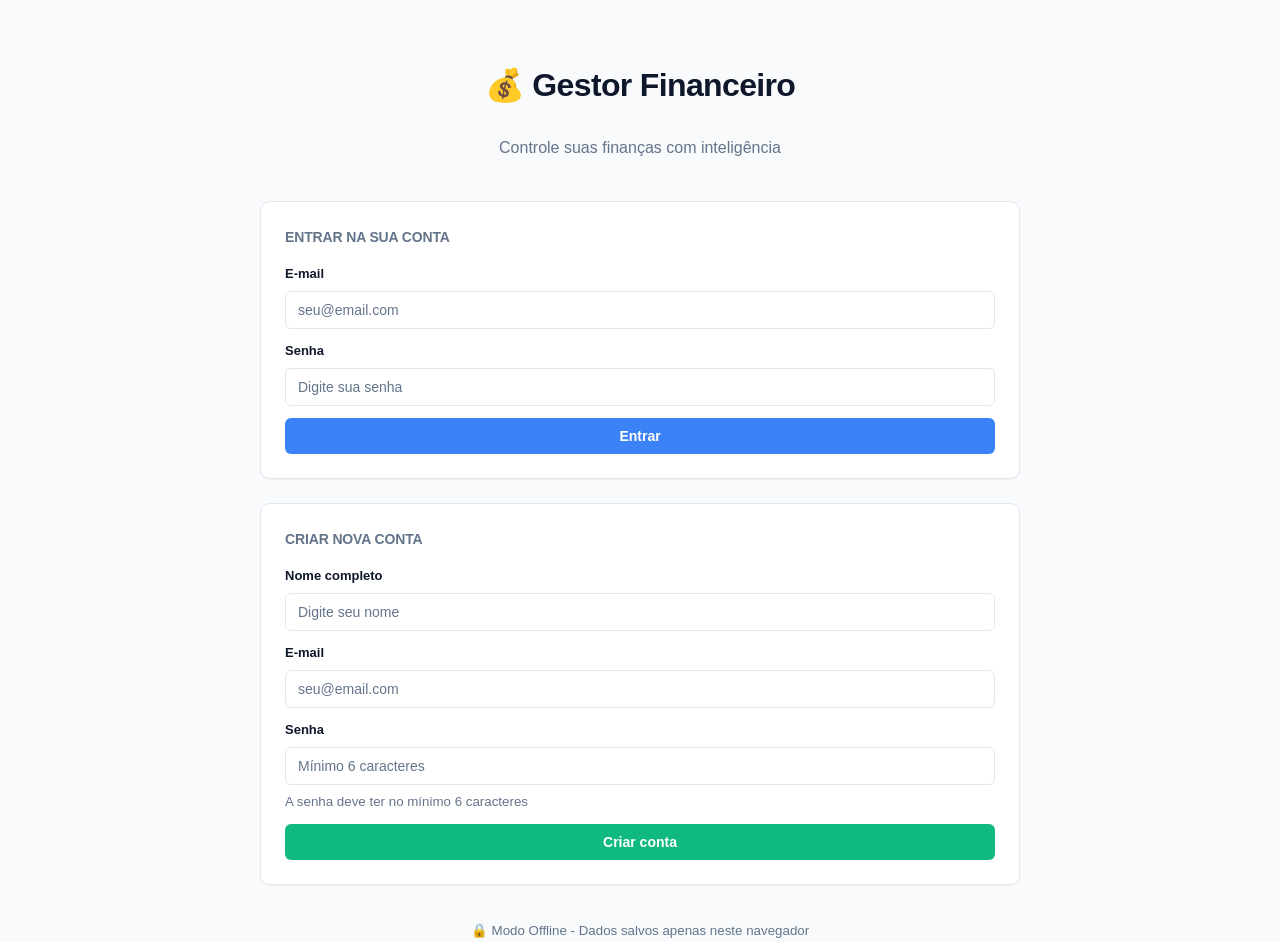
<file: index.html>
<!DOCTYPE html>
<html lang="pt-BR">
<head>
  <meta charset="UTF-8" />
  <meta name="viewport" content="width=device-width, initial-scale=1.0" />
  <meta name="description" content="Sistema de Gestão Financeira Pessoal" />
  <title>ERP Financeiro - Login</title>
  <link rel="stylesheet" href="style.css" />
</head>

<body>
  <main class="container" style="max-width: 800px; padding-top: 60px;">
    <div style="text-align: center; margin-bottom: 40px;">
      <h1>💰 Gestor Financeiro</h1>
      <p class="text-muted">Controle suas finanças com inteligência</p>
    </div>

    <!-- LOGIN -->
    <section class="card">
      <h2>Entrar na sua conta</h2>
      <form id="login-form" class="form">
        <div class="form-group">
          <label for="login-email">E-mail</label>
          <input 
            type="email" 
            id="login-email" 
            placeholder="seu@email.com" 
            autocomplete="email"
            required 
          />
        </div>
        
        <div class="form-group">
          <label for="login-password">Senha</label>
          <input 
            type="password" 
            id="login-password" 
            placeholder="Digite sua senha" 
            autocomplete="current-password"
            required 
          />
        </div>
        
        <button class="btn btn--primary" type="submit" style="width: 100%;">
          Entrar
        </button>
      </form>
    </section>

    <!-- CADASTRO -->
    <section class="card">
      <h2>Criar nova conta</h2>
      <form id="signup-form" class="form">
        <div class="form-group">
          <label for="signup-name">Nome completo</label>
          <input 
            type="text" 
            id="signup-name" 
            placeholder="Digite seu nome" 
            autocomplete="name"
            required 
          />
        </div>
        
        <div class="form-group">
          <label for="signup-email">E-mail</label>
          <input 
            type="email" 
            id="signup-email" 
            placeholder="seu@email.com" 
            autocomplete="email"
            required 
          />
        </div>
        
        <div class="form-group">
          <label for="signup-password">Senha</label>
          <input 
            type="password" 
            id="signup-password" 
            placeholder="Mínimo 6 caracteres" 
            autocomplete="new-password"
            minlength="6" 
            required 
          />
          <small class="text-muted">A senha deve ter no mínimo 6 caracteres</small>
        </div>
        
        <button class="btn btn--success" type="submit" style="width: 100%;">
          Criar conta
        </button>
      </form>
    </section>

    <!-- STATUS -->
    <div id="status" class="status hidden"></div>
    
    <p class="text-center text-muted" style="margin-top: 32px;">
      <small>🔒 Modo Offline - Dados salvos apenas neste navegador</small>
    </p>
  </main>

  <script>
    // ===============================
    // CONSTANTES
    // ===============================
    const USER_KEY = "gf_erp_user";
    const LOGGED_KEY = "gf_erp_logged";

    // ===============================
    // ELEMENTOS DOM
    // ===============================
    const statusEl = document.getElementById("status");
    const signupForm = document.getElementById("signup-form");
    const loginForm = document.getElementById("login-form");

    // ===============================
    // VERIFICAR SE JÁ ESTÁ LOGADO
    // ===============================
    if (localStorage.getItem(LOGGED_KEY) === "true") {
      window.location.href = "dashboard.html";
    }

    // ===============================
    // FUNÇÕES AUXILIARES
    // ===============================
    
    /**
     * Hash simples para senha (SHA-256)
     */
    async function hashPassword(password) {
      const encoder = new TextEncoder();
      const data = encoder.encode(password);
      const hashBuffer = await crypto.subtle.digest('SHA-256', data);
      const hashArray = Array.from(new Uint8Array(hashBuffer));
      return hashArray.map(b => b.toString(16).padStart(2, '0')).join('');
    }

    /**
     * Exibe mensagem de status
     */
    function showStatus(message, type) {
      statusEl.textContent = message;
      statusEl.className = `status status--${type}`;
      statusEl.classList.remove('hidden');
      
      // Auto-hide após 5 segundos
      setTimeout(() => {
        statusEl.classList.add('hidden');
      }, 5000);
    }

    /**
     * Valida formato de e-mail
     */
    function isValidEmail(email) {
      const regex = /^[^\s@]+@[^\s@]+\.[^\s@]+$/;
      return regex.test(email);
    }

    // ===============================
    // HANDLER: CADASTRO
    // ===============================
    signupForm.addEventListener("submit", async (e) => {
      e.preventDefault();
      
      const nome = document.getElementById('signup-name').value.trim();
      const email = document.getElementById('signup-email').value.trim().toLowerCase();
      const senha = document.getElementById('signup-password').value;

      // Validações
      if (!nome || nome.length < 3) {
        showStatus("Nome deve ter no mínimo 3 caracteres.", "error");
        return;
      }

      if (!isValidEmail(email)) {
        showStatus("E-mail inválido.", "error");
        return;
      }

      if (senha.length < 6) {
        showStatus("Senha deve ter no mínimo 6 caracteres.", "error");
        return;
      }

      // Verificar se usuário já existe
      const existingUser = JSON.parse(localStorage.getItem(USER_KEY) || "null");
      if (existingUser && existingUser.email === email) {
        showStatus("Este e-mail já está cadastrado. Faça login.", "error");
        return;
      }

      try {
        // Hash da senha
        const senhaHash = await hashPassword(senha);
        
        // Salvar usuário
        const usuario = {
          nome,
          email,
          senha: senhaHash,
          dataCriacao: new Date().toISOString()
        };
        
        localStorage.setItem(USER_KEY, JSON.stringify(usuario));
        
        showStatus("✓ Conta criada com sucesso! Agora faça login.", "ok");
        
        // Limpar formulário
        signupForm.reset();
        
        // Focar no formulário de login
        setTimeout(() => {
          document.getElementById('login-email').focus();
        }, 1000);
        
      } catch (error) {
        showStatus("Erro ao criar conta. Tente novamente.", "error");
        console.error('Erro no cadastro:', error);
      }
    });

    // ===============================
    // HANDLER: LOGIN
    // ===============================
    loginForm.addEventListener("submit", async (e) => {
      e.preventDefault();
      
      const email = document.getElementById('login-email').value.trim().toLowerCase();
      const senha = document.getElementById('login-password').value;

      // Validações básicas
      if (!isValidEmail(email)) {
        showStatus("E-mail inválido.", "error");
        return;
      }

      if (!senha) {
        showStatus("Digite sua senha.", "error");
        return;
      }

      try {
        // Buscar usuário
        const usuario = JSON.parse(localStorage.getItem(USER_KEY) || "null");
        
        if (!usuario) {
          showStatus("Usuário não encontrado. Crie uma conta primeiro.", "error");
          return;
        }

        // Hash da senha fornecida
        const senhaHash = await hashPassword(senha);
        
        // Verificar credenciais
        if (usuario.email === email && usuario.senha === senhaHash) {
          // Login bem-sucedido
          localStorage.setItem(LOGGED_KEY, "true");
          
          showStatus("✓ Login realizado! Redirecionando...", "ok");
          
          // Redirecionar após animação
          setTimeout(() => {
            window.location.href = "dashboard.html";
          }, 800);
          
        } else {
          showStatus("E-mail ou senha incorretos.", "error");
        }
        
      } catch (error) {
        showStatus("Erro ao fazer login. Tente novamente.", "error");
        console.error('Erro no login:', error);
      }
    });

    // ===============================
    // ANIMAÇÃO DE ENTRADA
    // ===============================
    document.addEventListener('DOMContentLoaded', () => {
      const cards = document.querySelectorAll('.card');
      cards.forEach((card, index) => {
        card.style.opacity = '0';
        card.style.transform = 'translateY(20px)';
        
        setTimeout(() => {
          card.style.transition = 'all 0.4s ease-out';
          card.style.opacity = '1';
          card.style.transform = 'translateY(0)';
        }, index * 100);
      });
    });
  </script>
</body>
</html>
</file>
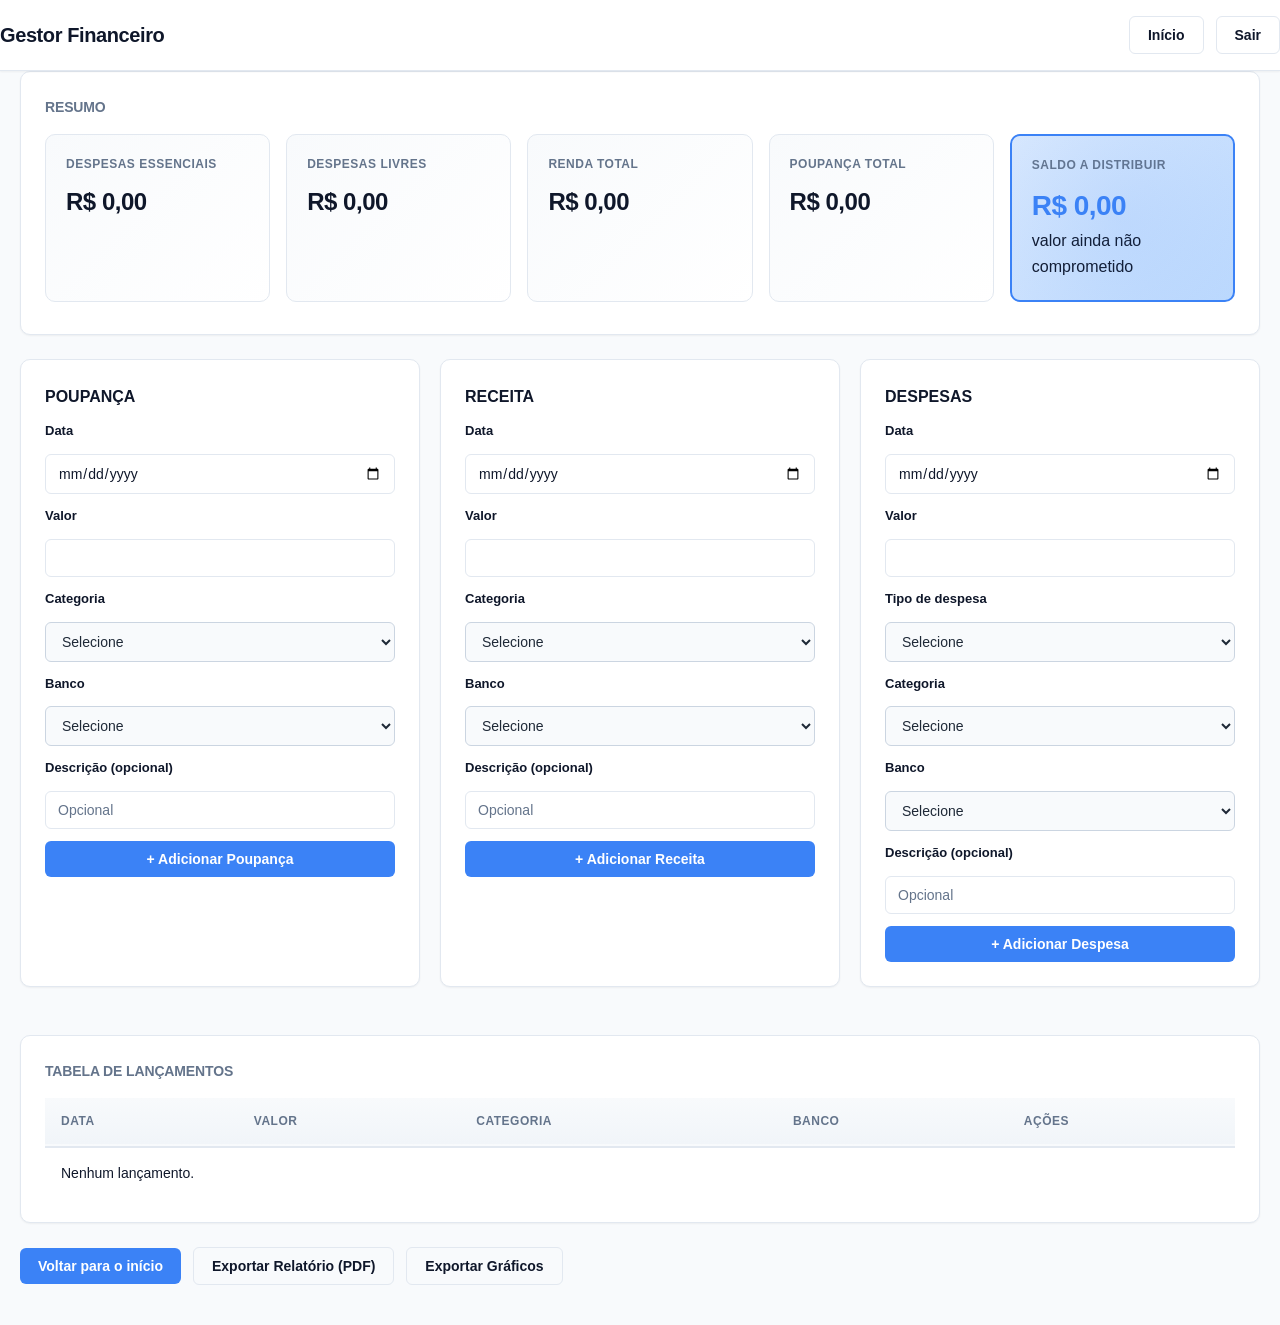
<file: dashboard.html>
<!DOCTYPE html>
<html lang="pt-BR">
<head>
  <meta charset="UTF-8" />
  <meta name="viewport" content="width=device-width, initial-scale=1.0" />
  <title>Gestor Financeiro - Dashboard</title>
  <link rel="stylesheet" href="style.css" />
</head>

<body>
  <!-- TOPO -->
  <header class="topbar">
    <div class="container topbar__row">
      <h1>Gestor Financeiro</h1>

      <div class="topbar__actions">
        <button class="btn btn--ghost" type="button"
          onclick="window.location.href='dashboard.html'">
          Início
        </button>

        <button id="logoutBtn" class="btn btn--ghost" type="button">
          Sair
        </button>
      </div>
    </div>
  </header>

  <main class="container">

    <!-- BLOCO 1 — RESUMO -->
    <section class="card">
      <h2>RESUMO</h2>

      <div class="kpi-grid">
        <div class="kpi">
          <div class="kpi__title">Despesas Essenciais</div>
          <div id="kpiEssenciais" class="kpi__value">R$ 0,00</div>
        </div>

        <div class="kpi">
          <div class="kpi__title">Despesas Livres</div>
          <div id="kpiLivres" class="kpi__value">R$ 0,00</div>
        </div>

        <div class="kpi">
          <div class="kpi__title">Renda Total</div>
          <div id="kpiRenda" class="kpi__value">R$ 0,00</div>
        </div>

        <div class="kpi">
          <div class="kpi__title">Poupança Total</div>
          <div id="kpiPoupanca" class="kpi__value">R$ 0,00</div>
        </div>

        <div class="kpi kpi--highlight">
          <div class="kpi__title">Saldo a Distribuir</div>
          <div id="kpiSaldoDistribuir" class="kpi__value">R$ 0,00</div>
          <div class="kpi__hint">valor ainda não comprometido</div>
        </div>
      </div>
    </section>

    <!-- BLOCO 2 — LANÇAMENTOS -->
    <section class="grid-3">

      <!-- POUPANÇA -->
      <section class="card">
        <h3>POUPANÇA</h3>
        <form id="formPoupanca" class="form">
          <label>Data</label>
          <input type="date" name="data" required />

          <label>Valor</label>
          <input type="number" name="valor" step="0.01" min="0.01" required />

          <label>Categoria</label>
          <select name="categoria" id="poupancaCategoria" required></select>

          <label>Banco</label>
          <select name="banco" id="poupancaBanco" required></select>

          <label>Descrição (opcional)</label>
          <input type="text" name="descricao" placeholder="Opcional" />

          <button class="btn btn--primary" type="submit">
            + Adicionar Poupança
          </button>
        </form>
      </section>

      <!-- RECEITA -->
      <section class="card">
        <h3>RECEITA</h3>
        <form id="formReceita" class="form">
          <label>Data</label>
          <input type="date" name="data" required />

          <label>Valor</label>
          <input type="number" name="valor" step="0.01" min="0.01" required />

          <label>Categoria</label>
          <select name="categoria" id="receitaCategoria" required></select>

          <label>Banco</label>
          <select name="banco" id="receitaBanco" required></select>

          <label>Descrição (opcional)</label>
          <input type="text" name="descricao" placeholder="Opcional" />

          <button class="btn btn--primary" type="submit">
            + Adicionar Receita
          </button>
        </form>
      </section>

      <!-- DESPESAS -->
      <section class="card">
        <h3>DESPESAS</h3>
        <form id="formDespesa" class="form">
          <label>Data</label>
          <input type="date" name="data" required />

          <label>Valor</label>
          <input type="number" name="valor" step="0.01" min="0.01" required />

          <label>Tipo de despesa</label>
          <select name="subtipo" id="despesaSubtipo" required>
            <option value="">Selecione</option>
            <option value="essencial">Despesa Essencial</option>
            <option value="livre">Despesa Livre</option>
          </select>

          <label>Categoria</label>
          <select name="categoria" id="despesaCategoria" required>
            <option value="">Selecione</option>
          </select>

          <label>Banco</label>
          <select name="banco" id="despesaBanco" required></select>

          <label>Descrição (opcional)</label>
          <input type="text" name="descricao" placeholder="Opcional" />

          <button class="btn btn--primary" type="submit">
            + Adicionar Despesa
          </button>
        </form>
      </section>

    </section>

    <!-- BLOCO 3 — TABELA -->
    <section class="card">
      <h2>TABELA DE LANÇAMENTOS</h2>

      <div class="table-wrap">
        <table>
          <thead>
            <tr>
              <th>Data</th>
              <th>Valor</th>
              <th>Categoria</th>
              <th>Banco</th>
              <th>Ações</th>
            </tr>
          </thead>
          <tbody id="txTbody"></tbody>
        </table>
      </div>
    </section>

    <!-- BLOCO 4 — AÇÕES -->
    <section class="footer-actions">
      <button class="btn btn--primary"
        onclick="window.scrollTo({ top: 0, behavior: 'smooth' })">
        Voltar para o início
      </button>

      <button class="btn btn--ghost" onclick="window.print()">
        Exportar Relatório (PDF)
      </button>

      <button class="btn btn--ghost"
        onclick="window.location.href='charts.html'">
        Exportar Gráficos
      </button>
    </section>

  </main>

  <!-- ✅ JS NA RAIZ -->
  <script src="dashboard.js"></script>
</body>
</html>
</file>
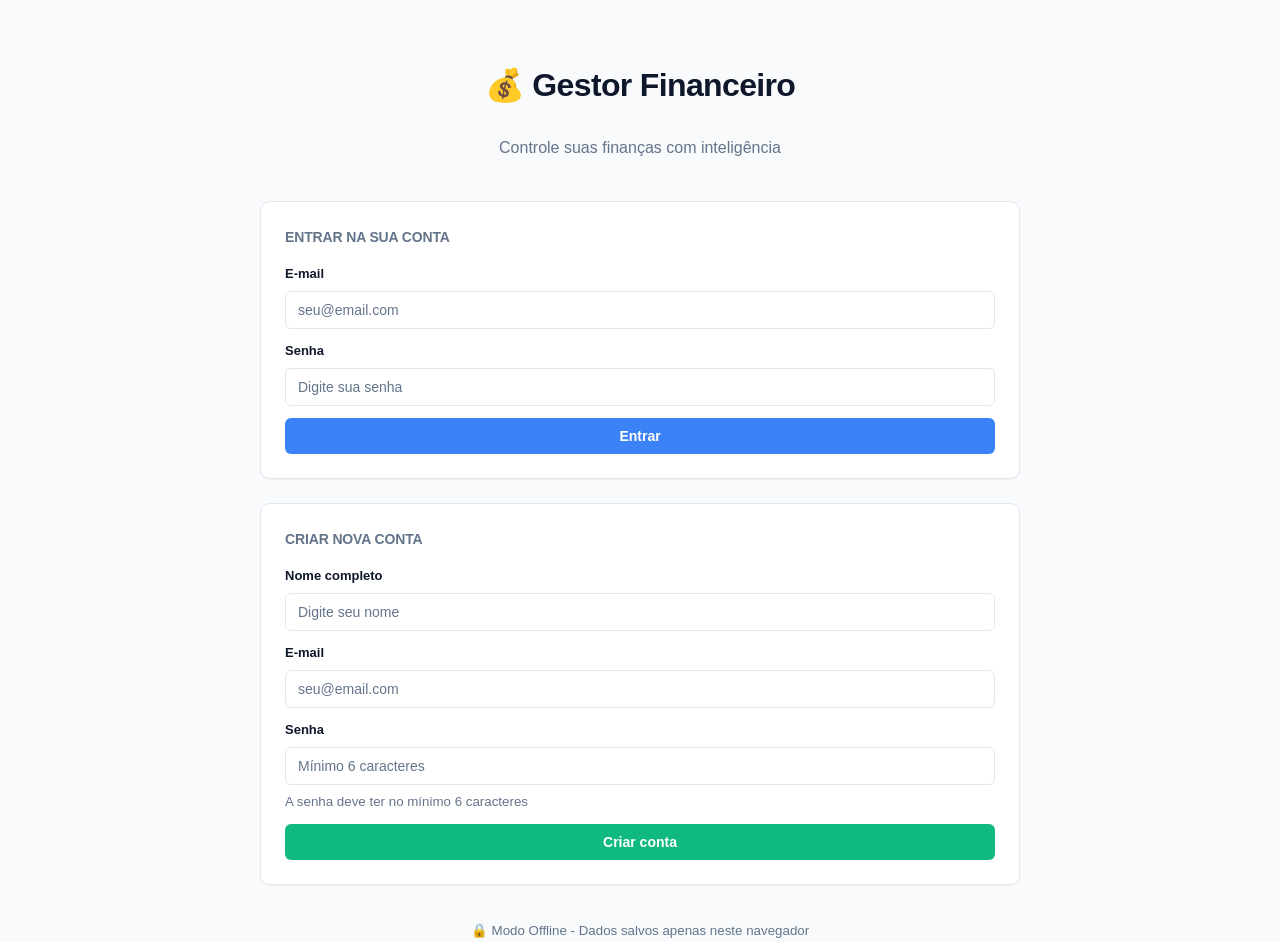
<file: historico.html>
<!DOCTYPE html>
<html lang="pt-BR">
<head>
  <meta charset="UTF-8" />
  <meta name="viewport" content="width=device-width, initial-scale=1.0" />
  <title>ERP Financeiro - Histórico de Meses</title>
  <link rel="stylesheet" href="style.css" />
</head>

<body>
  <header class="topbar">
    <div class="container topbar__row">
      <h1>💰 Gestor Financeiro</h1>
      <div class="topbar__actions">
        <button onclick="location.href='dashboard.html'" class="btn btn--ghost">← Voltar ao Dashboard</button>
        <button id="logoutBtn" class="btn btn--ghost">🚪 Sair</button>
      </div>
    </div>
  </header>

  <main class="container" style="margin-top: 24px;">
    
    <section class="card">
      <h2>📊 HISTÓRICO DE MESES</h2>
      <p class="text-muted">Visualize e compare seus dados financeiros ao longo do tempo</p>
    </section>

    <!-- LISTA DE MESES -->
    <div id="monthsList">
      <div class="card" style="text-align: center; padding: 60px;">
        <p class="text-muted">Carregando histórico...</p>
      </div>
    </div>

  </main>

  <script>
    const USER_KEY = "gf_erp_user";
    const LOGGED_KEY = "gf_erp_logged";

    // Verificar login
    if (localStorage.getItem(LOGGED_KEY) !== "true") {
      window.location.href = "index.html";
    }

    // Funções auxiliares
    function getMonthId(date) {
      const y = date.getFullYear();
      const m = String(date.getMonth() + 1).padStart(2, "0");
      return `${y}-${m}`;
    }

    function getMonthLabel(monthId) {
      const [year, month] = monthId.split('-');
      const date = new Date(year, month - 1);
      return date.toLocaleDateString('pt-BR', { month: 'long', year: 'numeric' });
    }

    function brl(v) {
      return (Number(v) || 0).toLocaleString("pt-BR", {
        style: "currency",
        currency: "BRL"
      });
    }

    function calcularResumo(list) {
      let renda = 0;
      let poupanca = 0;
      let essenciais = 0;
      let livres = 0;

      list.forEach((t) => {
        const v = Number(t.valor) || 0;
        if (t.tipo === "receita") renda += v;
        if (t.tipo === "poupanca") poupanca += v;
        if (t.tipo === "despesa" && t.subtipo === "essencial") essenciais += v;
        if (t.tipo === "despesa" && t.subtipo === "livre") livres += v;
      });

      return {
        renda,
        poupanca,
        essenciais,
        livres,
        saldo: renda - poupanca - essenciais - livres
      };
    }

    // Carregar todos os meses
    function loadHistorico() {
      const allKeys = Object.keys(localStorage);
      const monthKeys = allKeys
        .filter(k => k.startsWith('gf_erp_tx_'))
        .map(k => k.replace('gf_erp_tx_', ''))
        .sort((a, b) => b.localeCompare(a)); // Mais recente primeiro

      if (monthKeys.length === 0) {
        document.getElementById('monthsList').innerHTML = `
          <div class="card" style="text-align: center; padding: 60px;">
            <h3 style="color: var(--muted);">📭 Nenhum histórico encontrado</h3>
            <p class="text-muted">Comece a registrar suas finanças no dashboard</p>
            <button onclick="location.href='dashboard.html'" class="btn btn--primary" style="margin-top: 16px;">
              Ir para o Dashboard
            </button>
          </div>
        `;
        return;
      }

      // Renderizar cards de meses
      let html = '';
      
      monthKeys.forEach(monthId => {
        const txKey = `gf_erp_tx_${monthId}`;
        const tx = JSON.parse(localStorage.getItem(txKey) || '[]');
        const resumo = calcularResumo(tx);
        const label = getMonthLabel(monthId);
        
        const saldoClass = resumo.saldo >= 0 ? 'text-success' : 'text-danger';
        const mesAtual = monthId === getMonthId(new Date());
        
        html += `
          <div class="card" style="margin-bottom: 16px;">
            <div style="display: flex; align-items: center; justify-content: space-between; gap: 16px; flex-wrap: wrap;">
              
              <div style="flex: 1; min-width: 200px;">
                <h3 style="margin-bottom: 4px;">
                  ${label}
                  ${mesAtual ? '<span class="badge badge-poupanca" style="margin-left: 8px;">MÊS ATUAL</span>' : ''}
                </h3>
                <p class="text-muted" style="font-size: 13px; margin: 0;">
                  ${tx.length} lançamento${tx.length !== 1 ? 's' : ''}
                </p>
              </div>
              
              <div style="display: grid; grid-template-columns: repeat(auto-fit, minmax(120px, 1fr)); gap: 12px; flex: 2;">
                <div>
                  <div class="text-muted" style="font-size: 11px; text-transform: uppercase;">Receitas</div>
                  <div style="font-weight: 600; color: var(--success);">${brl(resumo.renda)}</div>
                </div>
                
                <div>
                  <div class="text-muted" style="font-size: 11px; text-transform: uppercase;">Despesas</div>
                  <div style="font-weight: 600; color: var(--danger);">${brl(resumo.essenciais + resumo.livres)}</div>
                </div>
                
                <div>
                  <div class="text-muted" style="font-size: 11px; text-transform: uppercase;">Poupança</div>
                  <div style="font-weight: 600; color: var(--primary);">${brl(resumo.poupanca)}</div>
                </div>
                
                <div>
                  <div class="text-muted" style="font-size: 11px; text-transform: uppercase;">Saldo</div>
                  <div style="font-weight: 700;" class="${saldoClass}">${brl(resumo.saldo)}</div>
                </div>
              </div>
              
              <div style="display: flex; gap: 8px;">
                <button onclick="verDetalhes('${monthId}')" class="btn btn--primary btn-mini">
                  📋 Ver Detalhes
                </button>
                ${!mesAtual ? `
                  <button onclick="excluirMes('${monthId}')" class="btn btn--ghost btn-mini">
                    🗑️
                  </button>
                ` : ''}
              </div>
              
            </div>
          </div>
        `;
      });
      
      document.getElementById('monthsList').innerHTML = html;
    }

    // Ver detalhes de um mês específico
    function verDetalhes(monthId) {
      // Salvar mês selecionado e redirecionar
      localStorage.setItem('gf_erp_selected_month', monthId);
      window.location.href = 'dashboard.html';
    }

    // Excluir mês
    function excluirMes(monthId) {
      const label = getMonthLabel(monthId);
      
      if (!confirm(`⚠️ ATENÇÃO!\n\nDeseja realmente excluir TODOS os dados de ${label}?\n\nEsta ação não pode ser desfeita.`)) {
        return;
      }
      
      const txKey = `gf_erp_tx_${monthId}`;
      localStorage.removeItem(txKey);
      
      showToast(`✓ Dados de ${label} foram removidos`, 'info');
      loadHistorico();
    }

    // Toast notification
    function showToast(message, type = 'success') {
      const toast = document.createElement('div');
      toast.className = `toast toast--${type}`;
      toast.textContent = message;
      document.body.appendChild(toast);
      
      setTimeout(() => toast.remove(), 3000);
    }

    // Logout
    document.getElementById('logoutBtn').addEventListener('click', () => {
      if (confirm("Deseja realmente sair?")) {
        localStorage.setItem(LOGGED_KEY, "false");
        window.location.href = "index.html";
      }
    });

    // Inicializar
    document.addEventListener('DOMContentLoaded', () => {
      loadHistorico();
    });
  </script>
</body>
</html>
</file>
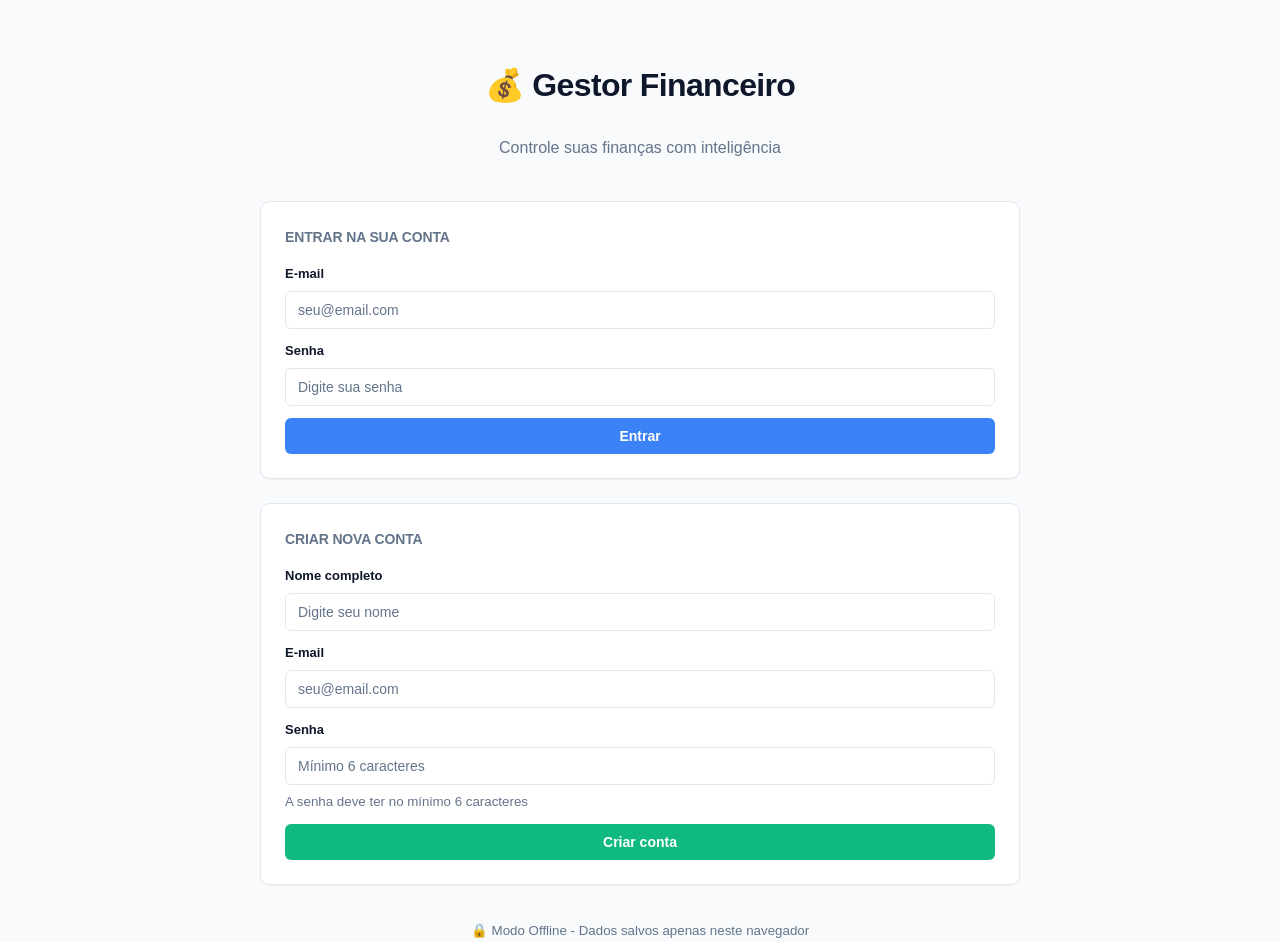
<file: perfil.html>
<!DOCTYPE html>
<html lang="pt-BR">
<head>
  <meta charset="UTF-8" />
  <meta name="viewport" content="width=device-width, initial-scale=1.0" />
  <title>ERP Financeiro - Perfil Financeiro</title>
  <link rel="stylesheet" href="style.css" />
</head>

<body>
  <header class="topbar">
    <div class="container topbar__row">
      <h1>💰 Gestor Financeiro</h1>
      <div class="topbar__actions">
        <button onclick="location.href='dashboard.html'" class="btn btn--ghost">← Voltar ao Dashboard</button>
        <button id="logoutBtn" class="btn btn--ghost">🚪 Sair</button>
      </div>
    </div>
  </header>

  <main class="container" style="max-width: 800px; margin-top: 24px;">
    
    <!-- INFORMAÇÕES DO USUÁRIO -->
    <section class="card">
      <h2>👤 INFORMAÇÕES DO USUÁRIO</h2>
      <div class="form">
        <div class="form-group">
          <label>Nome</label>
          <input type="text" id="displayNome" readonly style="background: #f8fafc !important;" />
        </div>
        
        <div class="form-group">
          <label>E-mail</label>
          <input type="email" id="displayEmail" readonly style="background: #f8fafc !important;" />
        </div>
        
        <div class="form-group">
          <label>Conta criada em</label>
          <input type="text" id="displayDataCriacao" readonly style="background: #f8fafc !important;" />
        </div>
      </div>
    </section>

    <!-- PERFIL FINANCEIRO -->
    <section class="card">
      <h2>📊 PERFIL FINANCEIRO</h2>
      <p class="text-muted" style="margin-bottom: 20px;">
        Defina seu perfil e como deseja distribuir sua renda mensalmente
      </p>
      
      <form id="formPerfil" class="form">
        <div class="form-group">
          <label for="tipoPerfil">Tipo de Perfil</label>
          <select id="tipoPerfil" required>
            <option value="">Selecione seu perfil</option>
            <option value="responsavel">🎯 Responsável (foco em estabilidade)</option>
            <option value="conservador">🛡️ Conservador (máxima segurança)</option>
            <option value="livre">🌟 Livre (mais flexibilidade)</option>
          </select>
          <small class="text-muted">Cada perfil tem percentuais sugeridos diferentes</small>
        </div>
        
        <div class="form-group">
          <label for="percDespesasEssenciais">Despesas Essenciais (%)</label>
          <input 
            type="number" 
            id="percDespesasEssenciais" 
            min="0" 
            max="100" 
            step="1" 
            placeholder="Ex: 50"
            required 
          />
          <small class="text-muted">Moradia, alimentação, transporte, saúde...</small>
        </div>
        
        <div class="form-group">
          <label for="percDespesasLivres">Despesas Livres (%)</label>
          <input 
            type="number" 
            id="percDespesasLivres" 
            min="0" 
            max="100" 
            step="1" 
            placeholder="Ex: 30"
            required 
          />
          <small class="text-muted">Lazer, entretenimento, extras...</small>
        </div>
        
        <div class="form-group">
          <label for="percPoupanca">Poupança / Investimentos (%)</label>
          <input 
            type="number" 
            id="percPoupanca" 
            min="0" 
            max="100" 
            step="1" 
            placeholder="Ex: 20"
            required 
          />
          <small class="text-muted">Reserva de emergência, investimentos...</small>
        </div>
        
        <div id="totalPerc" class="status status--info" style="margin-top: 16px;">
          Total: <strong>0%</strong>
        </div>
        
        <button type="submit" class="btn btn--primary" style="width: 100%; margin-top: 8px;">
          💾 Salvar Perfil Financeiro
        </button>
      </form>
    </section>

    <!-- PERFIS SUGERIDOS -->
    <section class="card">
      <h2>💡 PERFIS SUGERIDOS</h2>
      <div style="display: grid; gap: 16px;">
        
        <div style="border: 1px solid var(--border); border-radius: 8px; padding: 16px;">
          <h3 style="margin-bottom: 8px;">🎯 Responsável</h3>
          <p class="text-muted" style="font-size: 13px; margin-bottom: 12px;">
            Equilíbrio entre segurança e qualidade de vida
          </p>
          <div style="display: flex; gap: 12px; flex-wrap: wrap;">
            <span class="badge badge-despesa">50% Essenciais</span>
            <span class="badge badge-despesa">30% Livres</span>
            <span class="badge badge-poupanca">20% Poupança</span>
          </div>
          <button onclick="aplicarPerfil('responsavel')" class="btn btn--ghost btn-mini" style="margin-top: 12px;">
            Aplicar este perfil
          </button>
        </div>
        
        <div style="border: 1px solid var(--border); border-radius: 8px; padding: 16px;">
          <h3 style="margin-bottom: 8px;">🛡️ Conservador</h3>
          <p class="text-muted" style="font-size: 13px; margin-bottom: 12px;">
            Máxima segurança financeira e reservas
          </p>
          <div style="display: flex; gap: 12px; flex-wrap: wrap;">
            <span class="badge badge-despesa">50% Essenciais</span>
            <span class="badge badge-despesa">20% Livres</span>
            <span class="badge badge-poupanca">30% Poupança</span>
          </div>
          <button onclick="aplicarPerfil('conservador')" class="btn btn--ghost btn-mini" style="margin-top: 12px;">
            Aplicar este perfil
          </button>
        </div>
        
        <div style="border: 1px solid var(--border); border-radius: 8px; padding: 16px;">
          <h3 style="margin-bottom: 8px;">🌟 Livre</h3>
          <p class="text-muted" style="font-size: 13px; margin-bottom: 12px;">
            Mais liberdade para curtir a vida
          </p>
          <div style="display: flex; gap: 12px; flex-wrap: wrap;">
            <span class="badge badge-despesa">50% Essenciais</span>
            <span class="badge badge-despesa">40% Livres</span>
            <span class="badge badge-poupanca">10% Poupança</span>
          </div>
          <button onclick="aplicarPerfil('livre')" class="btn btn--ghost btn-mini" style="margin-top: 12px;">
            Aplicar este perfil
          </button>
        </div>
        
      </div>
    </section>

  </main>

  <script>
    const USER_KEY = "gf_erp_user";
    const LOGGED_KEY = "gf_erp_logged";
    const PERFIL_KEY = "gf_erp_perfil";

    // Verificar login
    if (localStorage.getItem(LOGGED_KEY) !== "true") {
      window.location.href = "index.html";
    }

    // Carregar dados do usuário
    const user = JSON.parse(localStorage.getItem(USER_KEY) || 'null');
    if (user) {
      document.getElementById('displayNome').value = user.nome;
      document.getElementById('displayEmail').value = user.email;
      
      if (user.dataCriacao) {
        const data = new Date(user.dataCriacao);
        document.getElementById('displayDataCriacao').value = data.toLocaleDateString('pt-BR');
      }
    }

    // Carregar perfil salvo
    const perfilSalvo = JSON.parse(localStorage.getItem(PERFIL_KEY) || 'null');
    if (perfilSalvo) {
      document.getElementById('tipoPerfil').value = perfilSalvo.tipo || '';
      document.getElementById('percDespesasEssenciais').value = perfilSalvo.percEssenciais || '';
      document.getElementById('percDespesasLivres').value = perfilSalvo.percLivres || '';
      document.getElementById('percPoupanca').value = perfilSalvo.percPoupanca || '';
      atualizarTotal();
    }

    // Atualizar total de percentuais
    function atualizarTotal() {
      const essenciais = Number(document.getElementById('percDespesasEssenciais').value) || 0;
      const livres = Number(document.getElementById('percDespesasLivres').value) || 0;
      const poupanca = Number(document.getElementById('percPoupanca').value) || 0;
      
      const total = essenciais + livres + poupanca;
      const totalEl = document.getElementById('totalPerc');
      
      totalEl.innerHTML = `Total: <strong>${total}%</strong>`;
      
      if (total === 100) {
        totalEl.className = 'status status--ok';
        totalEl.innerHTML += ' ✓ Perfeito!';
      } else if (total > 100) {
        totalEl.className = 'status status--error';
        totalEl.innerHTML += ' ⚠️ Acima de 100%';
      } else {
        totalEl.className = 'status status--info';
        totalEl.innerHTML += ` (faltam ${100 - total}%)`;
      }
    }

    // Listeners para atualizar total
    ['percDespesasEssenciais', 'percDespesasLivres', 'percPoupanca'].forEach(id => {
      document.getElementById(id).addEventListener('input', atualizarTotal);
    });

    // Aplicar perfil sugerido
    function aplicarPerfil(tipo) {
      const perfis = {
        responsavel: { essenciais: 50, livres: 30, poupanca: 20 },
        conservador: { essenciais: 50, livres: 20, poupanca: 30 },
        livre: { essenciais: 50, livres: 40, poupanca: 10 }
      };
      
      const perfil = perfis[tipo];
      if (!perfil) return;
      
      document.getElementById('tipoPerfil').value = tipo;
      document.getElementById('percDespesasEssenciais').value = perfil.essenciais;
      document.getElementById('percDespesasLivres').value = perfil.livres;
      document.getElementById('percPoupanca').value = perfil.poupanca;
      
      atualizarTotal();
      
      showToast(`✓ Perfil "${tipo}" aplicado!`, 'success');
    }

    // Salvar perfil
    document.getElementById('formPerfil').addEventListener('submit', (e) => {
      e.preventDefault();
      
      const essenciais = Number(document.getElementById('percDespesasEssenciais').value);
      const livres = Number(document.getElementById('percDespesasLivres').value);
      const poupanca = Number(document.getElementById('percPoupanca').value);
      const total = essenciais + livres + poupanca;
      
      if (total !== 100) {
        showToast('⚠️ A soma dos percentuais deve ser exatamente 100%', 'error');
        return;
      }
      
      const perfil = {
        tipo: document.getElementById('tipoPerfil').value,
        percEssenciais: essenciais,
        percLivres: livres,
        percPoupanca: poupanca,
        dataAtualizacao: new Date().toISOString()
      };
      
      localStorage.setItem(PERFIL_KEY, JSON.stringify(perfil));
      
      showToast('✓ Perfil financeiro salvo com sucesso!', 'success');
      
      setTimeout(() => {
        window.location.href = 'dashboard.html';
      }, 1500);
    });

    // Toast notification
    function showToast(message, type = 'success') {
      const toast = document.createElement('div');
      toast.className = `toast toast--${type}`;
      toast.textContent = message;
      document.body.appendChild(toast);
      
      setTimeout(() => toast.remove(), 3000);
    }

    // Logout
    document.getElementById('logoutBtn').addEventListener('click', () => {
      if (confirm("Deseja realmente sair?")) {
        localStorage.setItem(LOGGED_KEY, "false");
        window.location.href = "index.html";
      }
    });
  </script>
</body>
</html>
</file>
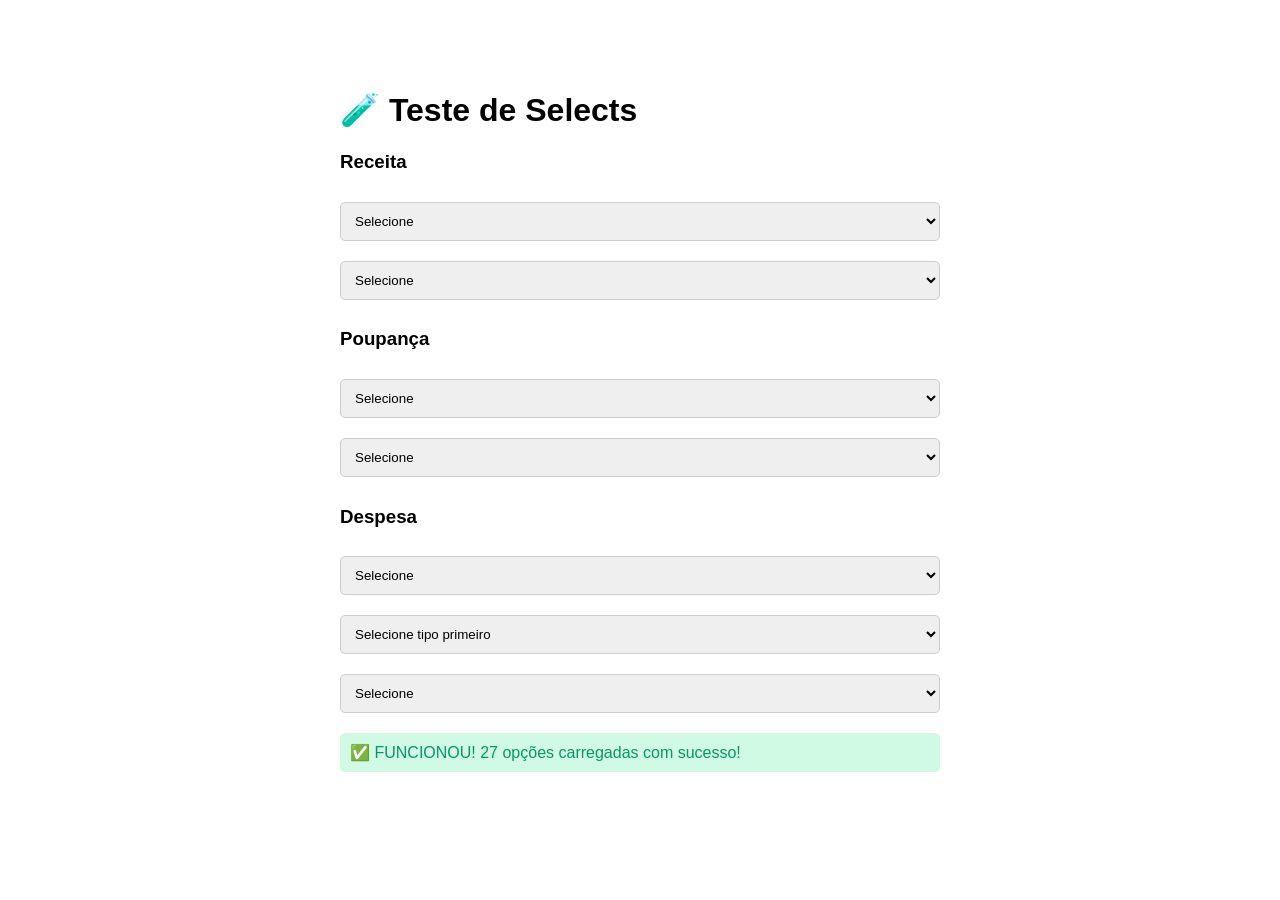
<file: teste-selects.html>
<!DOCTYPE html>
<html lang="pt-BR">
<head>
  <meta charset="UTF-8">
  <meta name="viewport" content="width=device-width, initial-scale=1.0">
  <title>Teste - Selects</title>
  <style>
    body {
      font-family: Arial, sans-serif;
      max-width: 600px;
      margin: 50px auto;
      padding: 20px;
    }
    select, input {
      width: 100%;
      padding: 10px;
      margin: 10px 0;
      border: 1px solid #ccc;
      border-radius: 5px;
    }
    .status {
      padding: 10px;
      margin: 10px 0;
      border-radius: 5px;
    }
    .ok { background: #d1fae5; color: #059669; }
    .error { background: #fee2e2; color: #dc2626; }
  </style>
</head>
<body>
  <h1>🧪 Teste de Selects</h1>
  
  <h3>Receita</h3>
  <select id="receitaCategoria"></select>
  <select id="receitaBanco"></select>
  
  <h3>Poupança</h3>
  <select id="poupancaCategoria"></select>
  <select id="poupancaBanco"></select>
  
  <h3>Despesa</h3>
  <select id="despesaSubtipo">
    <option value="">Selecione</option>
    <option value="essencial">Essencial</option>
    <option value="livre">Livre</option>
  </select>
  <select id="despesaCategoria"></select>
  <select id="despesaBanco"></select>
  
  <div id="status"></div>

  <script>
    // LISTAS
    const RECEITA_CATEGORIAS = ["Salário", "Renda Extra", "Reembolso", "Rendimentos", "Serviços"];
    const RECEITA_BANCOS = ["Cartão", "Itaú", "Mercado Pago", "Nubank", "Clear"];
    
    const POUPANCA_CATEGORIAS = ["Reserva", "Investimento", "Aplicação"];
    const POUPANCA_BANCOS = ["Itaú", "Mercado Pago", "Nubank", "Clear"];
    
    const DESPESAS_ESSENCIAIS = [
      "ALIMENTAÇÃO ESSENCIAL",
      "ASSINATURAS ESSENCIAIS",
      "BEM-ESTAR ESSENCIAL",
      "COMUNICAÇÃO",
      "CUIDADO PESSOAL",
      "EDUCAÇÃO",
      "IMPOSTOS E TRIBUTOS",
      "SAÚDE",
      "TRANSPORTE",
      "MORADIA E SERVIÇOS ESSENCIAIS"
    ];
    
    const DESPESAS_LIVRES = [
      "LAZER E ENTRETENIMENTO",
      "ALIMENTAÇÃO FORA",
      "VESTUÁRIO",
      "VIAGENS E PASSEIOS",
      "MIMOS E EXTRAS"
    ];
    
    const DESPESA_BANCOS = ["Cartão", "Itaú", "Mercado Pago", "Nubank", "Clear"];
    
    // FUNÇÕES
    function $(id) { return document.getElementById(id); }
    
    function setOptions(select, list) {
      if (!select) {
        console.error('Select não encontrado!');
        return;
      }
      select.innerHTML = `<option value="">Selecione</option>`;
      list.forEach((item) => {
        const opt = document.createElement("option");
        opt.value = item;
        opt.textContent = item;
        select.appendChild(opt);
      });
    }
    
    // INICIALIZAÇÃO
    document.addEventListener('DOMContentLoaded', () => {
      console.log('DOM carregado!');
      
      // Preencher selects
      setOptions($("receitaCategoria"), RECEITA_CATEGORIAS);
      setOptions($("receitaBanco"), RECEITA_BANCOS);
      setOptions($("poupancaCategoria"), POUPANCA_CATEGORIAS);
      setOptions($("poupancaBanco"), POUPANCA_BANCOS);
      setOptions($("despesaBanco"), DESPESA_BANCOS);
      
      $("despesaCategoria").innerHTML = `<option value="">Selecione tipo primeiro</option>`;
      
      // Event listener para despesa
      $("despesaSubtipo").addEventListener("change", (e) => {
        if (e.target.value === "essencial") {
          setOptions($("despesaCategoria"), DESPESAS_ESSENCIAIS);
        } else if (e.target.value === "livre") {
          setOptions($("despesaCategoria"), DESPESAS_LIVRES);
        } else {
          $("despesaCategoria").innerHTML = `<option value="">Selecione tipo primeiro</option>`;
        }
      });
      
      // Verificar se funcionou
      const statusDiv = $("status");
      const totalOpcoes = 
        $("receitaCategoria").options.length +
        $("receitaBanco").options.length +
        $("poupancaCategoria").options.length +
        $("poupancaBanco").options.length +
        $("despesaBanco").options.length;
      
      if (totalOpcoes > 5) {
        statusDiv.className = "status ok";
        statusDiv.textContent = `✅ FUNCIONOU! ${totalOpcoes} opções carregadas com sucesso!`;
      } else {
        statusDiv.className = "status error";
        statusDiv.textContent = `❌ ERRO: Apenas ${totalOpcoes} opções carregadas.`;
      }
    });
  </script>
</body>
</html>
</file>
<file: style.css>
/* ===============================
   ERP FINANCEIRO - STYLESHEET COMPLETO (CURADO)
   Design: Profissional Minimalista
   =============================== */

/* ===============================
   VARIÁVEIS GLOBAIS
   =============================== */
:root {
  /* Cores Base */
  --bg: #f8fafc;
  --card: #ffffff;
  --text: #0f172a;
  --text-secondary: #475569;
  --muted: #64748b;
  --border: #e2e8f0;

  /* Cores de Ação */
  --primary: #3b82f6;
  --primary-hover: #2563eb;
  --primary-light: #dbeafe;

  --success: #10b981;
  --success-light: #d1fae5;

  --warning: #f59e0b;
  --warning-light: #fef3c7;

  --danger: #ef4444;
  --danger-light: #fee2e2;

  /* Sombras */
  --shadow-sm: 0 1px 2px 0 rgba(0, 0, 0, 0.05);
  --shadow-md: 0 4px 6px -1px rgba(0, 0, 0, 0.1);
  --shadow-lg: 0 10px 15px -3px rgba(0, 0, 0, 0.1);

  /* Bordas */
  --radius-sm: 6px;
  --radius-md: 10px;
  --radius-lg: 16px;

  /* Transições */
  --transition: all 0.2s cubic-bezier(0.4, 0, 0.2, 1);
}

/* ===============================
   RESET E BASE
   =============================== */
* {
  box-sizing: border-box;
  margin: 0;
  padding: 0;
}

html {
  scroll-behavior: smooth;
}

body {
  font-family: -apple-system, BlinkMacSystemFont, "Segoe UI", "Roboto", "Oxygen", "Ubuntu", sans-serif;
  background: var(--bg);
  color: var(--text);
  line-height: 1.6;
  -webkit-font-smoothing: antialiased;
  -moz-osx-font-smoothing: grayscale;

  /* ERP = consistente no claro */
  color-scheme: light;
}

/* ===============================
   LAYOUT
   =============================== */
.container {
  max-width: 1280px;
  margin: 0 auto;
  padding: 0 20px;
}

/* ===============================
   TOPBAR / HEADER
   =============================== */
.topbar {
  background: var(--card);
  border-bottom: 1px solid var(--border);
  box-shadow: var(--shadow-sm);
  position: sticky;
  top: 0;
  z-index: 100;
}

.topbar__row {
  display: flex;
  align-items: center;
  justify-content: space-between;
  padding: 16px 0;
  gap: 16px;
}

.topbar h1 {
  font-size: 20px;
  font-weight: 700;
  color: var(--text);
  margin: 0;
}

.topbar__actions {
  display: flex;
  gap: 12px;
  align-items: center;
}

/* ===============================
   TÍTULOS
   =============================== */
h1 {
  font-size: 32px;
  font-weight: 800;
  margin: 0 0 24px 0;
  color: var(--text);
  letter-spacing: -0.02em;
}

h2 {
  margin: 0 0 16px 0;
  font-weight: 700;
  letter-spacing: -0.01em;
  text-transform: uppercase;
  font-size: 14px;
  color: var(--muted);
}

h3 {
  font-size: 16px;
  font-weight: 600;
  margin: 0 0 12px 0;
  color: var(--text);
}

/* ===============================
   CARDS
   =============================== */
.card {
  background: var(--card);
  border: 1px solid var(--border);
  border-radius: var(--radius-md);
  box-shadow: var(--shadow-sm);
  padding: 24px;
  margin-bottom: 24px;
  transition: var(--transition);
}

.card:hover {
  box-shadow: var(--shadow-md);
}

/* ===============================
   BOTÕES
   =============================== */
.btn {
  display: inline-flex;
  align-items: center;
  justify-content: center;
  gap: 8px;
  padding: 10px 18px;
  border: none;
  border-radius: var(--radius-sm);
  font-size: 14px;
  font-weight: 600;
  cursor: pointer;
  transition: var(--transition);
  user-select: none;
  white-space: nowrap;
}

.btn:disabled {
  opacity: 0.5;
  cursor: not-allowed;
}

.btn--primary {
  background: var(--primary);
  color: #fff;
}

.btn--primary:hover:not(:disabled) {
  background: var(--primary-hover);
  transform: translateY(-1px);
  box-shadow: var(--shadow-md);
}

.btn--success {
  background: var(--success);
  color: #fff;
}

.btn--success:hover:not(:disabled) {
  background: #059669;
  transform: translateY(-1px);
}

.btn--danger {
  background: var(--danger);
  color: #fff;
}

.btn--danger:hover:not(:disabled) {
  background: #dc2626;
  transform: translateY(-1px);
}

.btn--ghost {
  background: transparent;
  border: 1px solid var(--border);
  color: var(--text);
}

.btn--ghost:hover:not(:disabled) {
  background: var(--bg);
  border-color: var(--primary);
  color: var(--primary);
}

.btn--link {
  background: transparent;
  color: var(--primary);
  padding: 0;
}

.btn--link:hover {
  text-decoration: underline;
}

/* Botões pequenos */
.btn-mini {
  padding: 6px 12px;
  font-size: 12px;
  border-radius: var(--radius-sm);
}

.btn-edit {
  background: var(--primary-light);
  color: var(--primary);
  border: 1px solid var(--primary);
}

.btn-edit:hover {
  background: var(--primary);
  color: #fff;
}

.btn-del {
  background: var(--danger-light);
  color: var(--danger);
  border: 1px solid var(--danger);
}

.btn-del:hover {
  background: var(--danger);
  color: #fff;
}

/* ===============================
   KPI / RESUMO
   =============================== */
.kpi-grid {
  display: grid;
  grid-template-columns: repeat(auto-fit, minmax(200px, 1fr));
  gap: 16px;
  margin-bottom: 8px;
}

.kpi {
  background: linear-gradient(135deg, #f8fafc 0%, #ffffff 100%);
  border: 1px solid var(--border);
  border-radius: var(--radius-md);
  padding: 20px;
  transition: var(--transition);
}

.kpi:hover {
  transform: translateY(-2px);
  box-shadow: var(--shadow-md);
  border-color: var(--primary);
}

.kpi__title {
  font-size: 12px;
  font-weight: 600;
  color: var(--muted);
  text-transform: uppercase;
  letter-spacing: 0.5px;
  margin-bottom: 8px;
}

.kpi__value {
  font-size: 24px;
  font-weight: 800;
  color: var(--text);
  letter-spacing: -0.02em;
}

.kpi small {
  display: block;
  margin-top: 6px;
  font-size: 11px;
  color: var(--text-secondary);
}

/* KPI Highlight (Saldo a Distribuir) */
.kpi--highlight {
  background: linear-gradient(135deg, #dbeafe 0%, #bfdbfe 100%);
  border: 2px solid var(--primary);
  position: relative;
  overflow: hidden;
}

.kpi--highlight::before {
  content: "";
  position: absolute;
  top: -50%;
  right: -50%;
  width: 200%;
  height: 200%;
  background: radial-gradient(circle, rgba(59, 130, 246, 0.1) 0%, transparent 70%);
  animation: pulse 3s ease-in-out infinite;
}

@keyframes pulse {
  0%, 100% { opacity: 0.5; }
  50% { opacity: 1; }
}

.kpi--highlight .kpi__value {
  color: var(--primary);
  font-size: 28px;
  position: relative;
  z-index: 1;
}

/* ===============================
   GRID DE LANÇAMENTOS
   =============================== */
.grid-3 {
  display: grid;
  grid-template-columns: repeat(3, 1fr);
  gap: 20px;
  margin-bottom: 24px;
}

/* ===============================
   FORMULÁRIOS
   =============================== */
.form {
  display: flex;
  flex-direction: column;
  gap: 12px;
}

.form-group {
  display: flex;
  flex-direction: column;
  gap: 6px;
}

label {
  font-size: 13px;
  font-weight: 600;
  color: var(--text);
}

input,
select,
textarea {
  width: 100%;
  padding: 10px 12px;
  border: 1px solid var(--border);
  border-radius: var(--radius-sm);
  font-size: 14px;
  color: var(--text);
  background: #fff;
  transition: var(--transition);
  font-family: inherit;
}

input:focus,
select:focus,
textarea:focus {
  outline: none;
  border-color: var(--primary);
  box-shadow: 0 0 0 3px var(--primary-light);
}

input::placeholder,
textarea::placeholder {
  color: var(--muted);
}

/* ===============================
   SELECT / OPTION — ESTILO ERP (AZUL + CINZA)
   ÚNICA estratégia (sem conflito)
   =============================== */
select {
  background-color: #f8fafc;          /* cinza bem claro */
  color: #1f2937;                      /* texto escuro */
  border: 1px solid #cbd5e1;          /* cinza-azulado */
  -webkit-appearance: menulist;
  appearance: menulist;
}

/* placeholder "Selecione" */
select option[value=""] {
  color: #94a3b8; /* cinza suave */
}

/* opções */
option {
  background-color: #ffffff;
  color: #1f2937;
}

/* opção selecionada */
option:checked,
option[selected] {
  background-color: #2563eb;
  color: #ffffff;
}

/* ===============================
   TABELA
   =============================== */
.table-wrapper {
  overflow-x: auto;
  border: 1px solid var(--border);
  border-radius: var(--radius-md);
  background: #fff;
}

table {
  width: 100%;
  border-collapse: collapse;
  min-width: 800px;
}

thead {
  background: linear-gradient(to bottom, #f8fafc, #f1f5f9);
  border-bottom: 2px solid var(--border);
}

thead th {
  padding: 14px 16px;
  text-align: left;
  font-size: 12px;
  font-weight: 700;
  color: var(--muted);
  text-transform: uppercase;
  letter-spacing: 0.5px;
}

tbody tr {
  border-bottom: 1px solid var(--border);
  transition: var(--transition);
}

tbody tr:hover {
  background: var(--bg);
}

tbody tr:last-child {
  border-bottom: none;
}

tbody td {
  padding: 14px 16px;
  font-size: 14px;
  color: var(--text);
}

.td-actions {
  display: flex;
  gap: 8px;
  align-items: center;
}

/* ===============================
   FOOTER ACTIONS
   =============================== */
.footer-actions {
  display: flex;
  flex-wrap: wrap;
  gap: 12px;
  justify-content: flex-start;
  align-items: center;
  margin: 24px 0 40px;
}

/* ===============================
   MENSAGENS DE STATUS
   =============================== */
.status {
  padding: 12px 16px;
  border-radius: var(--radius-sm);
  font-size: 14px;
  font-weight: 500;
  margin: 16px 0;
}

.status--ok {
  background: var(--success-light);
  color: var(--success);
  border: 1px solid var(--success);
}

.status--error {
  background: var(--danger-light);
  color: var(--danger);
  border: 1px solid var(--danger);
}

.status--info {
  background: var(--primary-light);
  color: var(--primary);
  border: 1px solid var(--primary);
}

/* ===============================
   TOAST NOTIFICATIONS
   =============================== */
.toast {
  position: fixed;
  top: 80px;
  right: 20px;
  padding: 16px 20px;
  border-radius: var(--radius-md);
  box-shadow: var(--shadow-lg);
  font-size: 14px;
  font-weight: 600;
  z-index: 1000;
  animation: slideIn 0.3s ease-out;
}

@keyframes slideIn {
  from { transform: translateX(400px); opacity: 0; }
  to   { transform: translateX(0); opacity: 1; }
}

@keyframes slideOut {
  from { transform: translateX(0); opacity: 1; }
  to   { transform: translateX(400px); opacity: 0; }
}

.toast--success { background: var(--success); color: #fff; }
.toast--error   { background: var(--danger);  color: #fff; }
.toast--info    { background: var(--primary); color: #fff; }

/* ===============================
   MODAL
   =============================== */
.modal-overlay {
  position: fixed;
  inset: 0;
  background: rgba(0, 0, 0, 0.5);
  display: flex;
  align-items: center;
  justify-content: center;
  z-index: 1000;
  animation: fadeIn 0.2s ease-out;
}

@keyframes fadeIn {
  from { opacity: 0; }
  to   { opacity: 1; }
}

.modal {
  background: #fff;
  border-radius: var(--radius-lg);
  box-shadow: var(--shadow-lg);
  max-width: 500px;
  width: 90%;
  max-height: 90vh;
  overflow-y: auto;
  animation: scaleIn 0.2s ease-out;
}

@keyframes scaleIn {
  from { transform: scale(0.9); opacity: 0; }
  to   { transform: scale(1); opacity: 1; }
}

.modal-header {
  padding: 20px 24px;
  border-bottom: 1px solid var(--border);
  display: flex;
  align-items: center;
  justify-content: space-between;
}

.modal-header h3 { margin: 0; }

.modal-body { padding: 24px; }

.modal-footer {
  padding: 16px 24px;
  border-top: 1px solid var(--border);
  display: flex;
  gap: 12px;
  justify-content: flex-end;
}

/* ===============================
   LOADING SPINNER
   =============================== */
.spinner {
  display: inline-block;
  width: 20px;
  height: 20px;
  border: 3px solid rgba(255, 255, 255, 0.3);
  border-top-color: #fff;
  border-radius: 50%;
  animation: spin 0.6s linear infinite;
}

@keyframes spin {
  to { transform: rotate(360deg); }
}

/* ===============================
   UTILITIES
   =============================== */
.text-center { text-align: center; }
.text-right  { text-align: right;  }
.text-muted  { color: var(--muted); }
.text-primary{ color: var(--primary); }
.text-success{ color: var(--success); }
.text-danger { color: var(--danger); }

.mt-1 { margin-top: 8px;  }
.mt-2 { margin-top: 16px; }
.mt-3 { margin-top: 24px; }
.mb-1 { margin-bottom: 8px;  }
.mb-2 { margin-bottom: 16px; }
.mb-3 { margin-bottom: 24px; }

.hidden { display: none !important; }

/* ===============================
   RESPONSIVE
   =============================== */
@media (max-width: 1024px) {
  .kpi-grid { grid-template-columns: repeat(2, 1fr); }
  .grid-3 { grid-template-columns: 1fr; }
}

@media (max-width: 768px) {
  .container { padding: 0 16px; }
  .card { padding: 16px; }
  .kpi-grid { grid-template-columns: 1fr; }

  h1 { font-size: 24px; }
  .topbar h1 { font-size: 16px; }

  .footer-actions {
    flex-direction: column;
    align-items: stretch;
  }

  .footer-actions .btn { width: 100%; }

  table { font-size: 12px; }
  thead th, tbody td { padding: 10px 8px; }
}

@media (max-width: 480px) {
  .topbar__row {
    flex-direction: column;
    align-items: flex-start;
    gap: 12px;
  }

  .topbar__actions {
    width: 100%;
    justify-content: space-between;
  }
}

/* ===============================
   PRINT STYLES
   =============================== */
@media print {
  body { background: #fff; }

  .topbar,
  .btn,
  .footer-actions {
    display: none !important;
  }

  .card {
    page-break-inside: avoid;
    box-shadow: none;
    border: 1px solid #ddd;
  }

  .kpi {
    border: 1px solid #ddd;
    background: #fff !important;
  }
}
</file>
